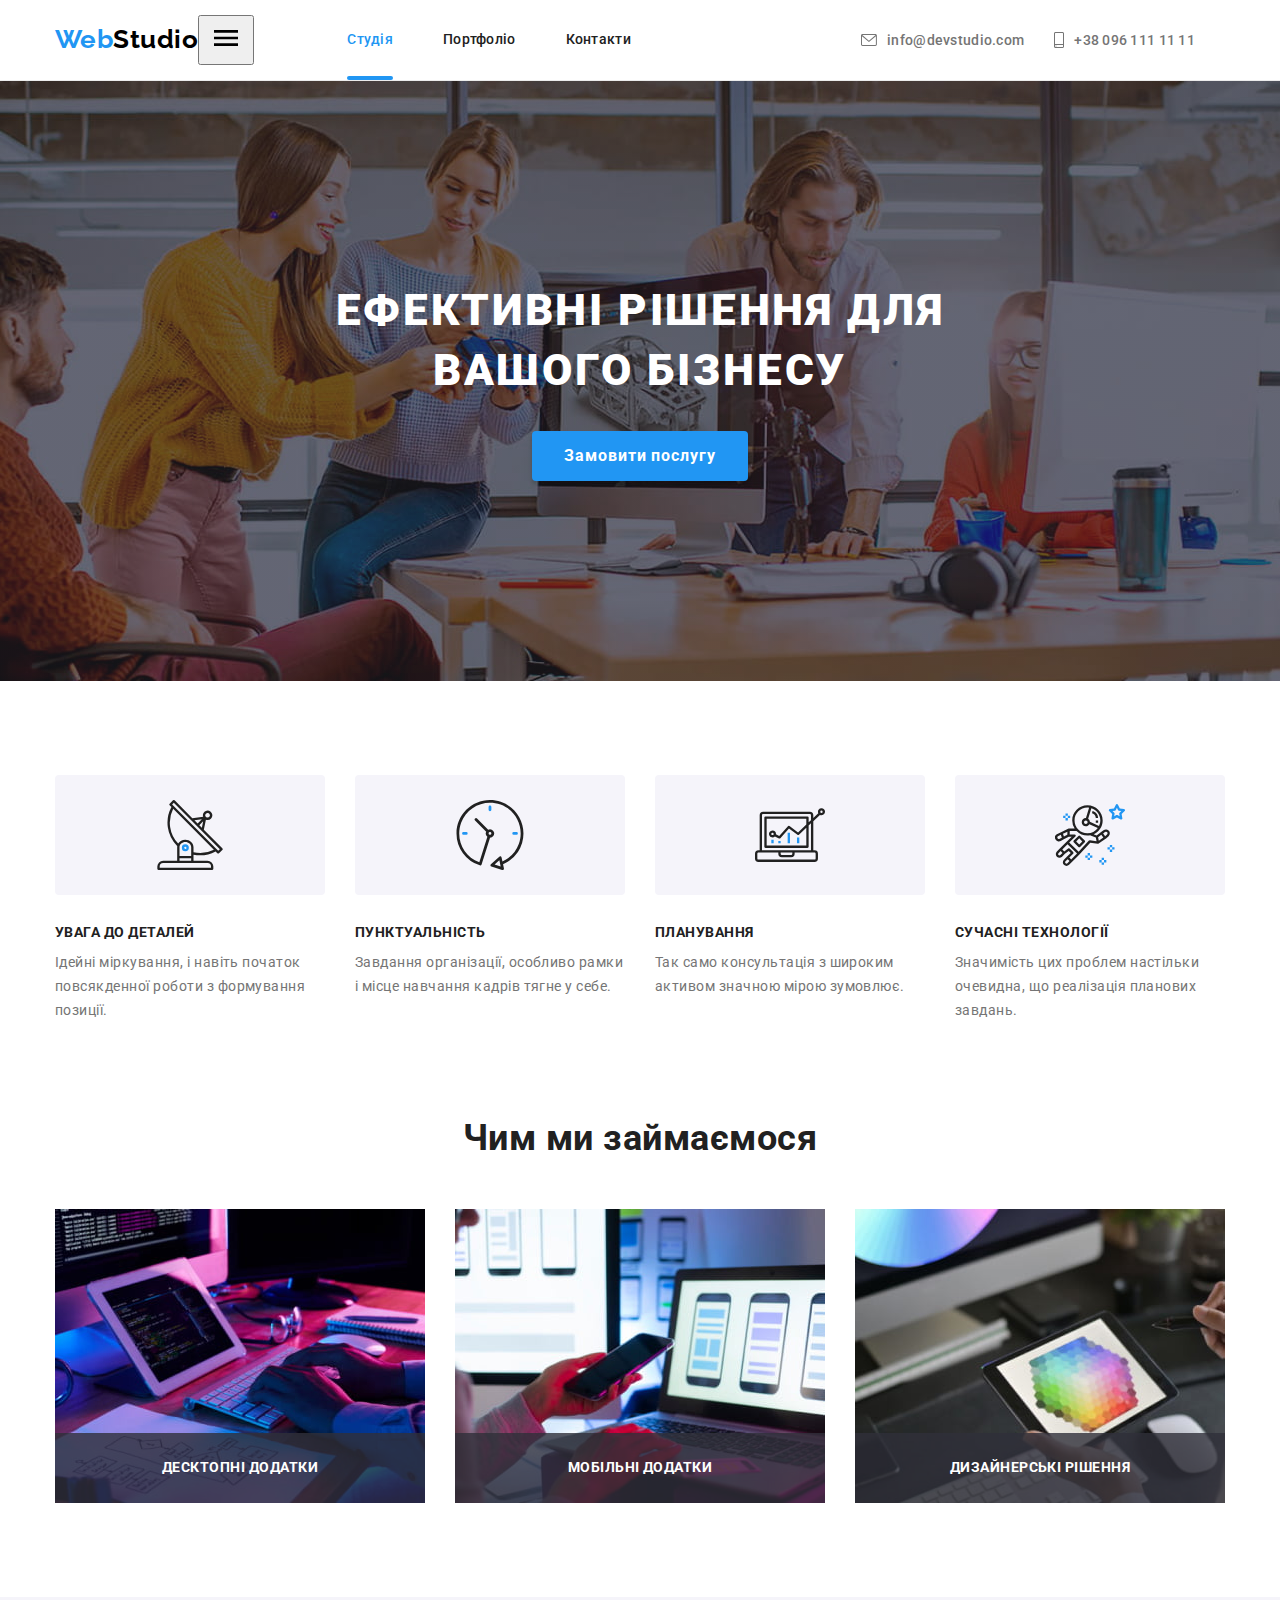
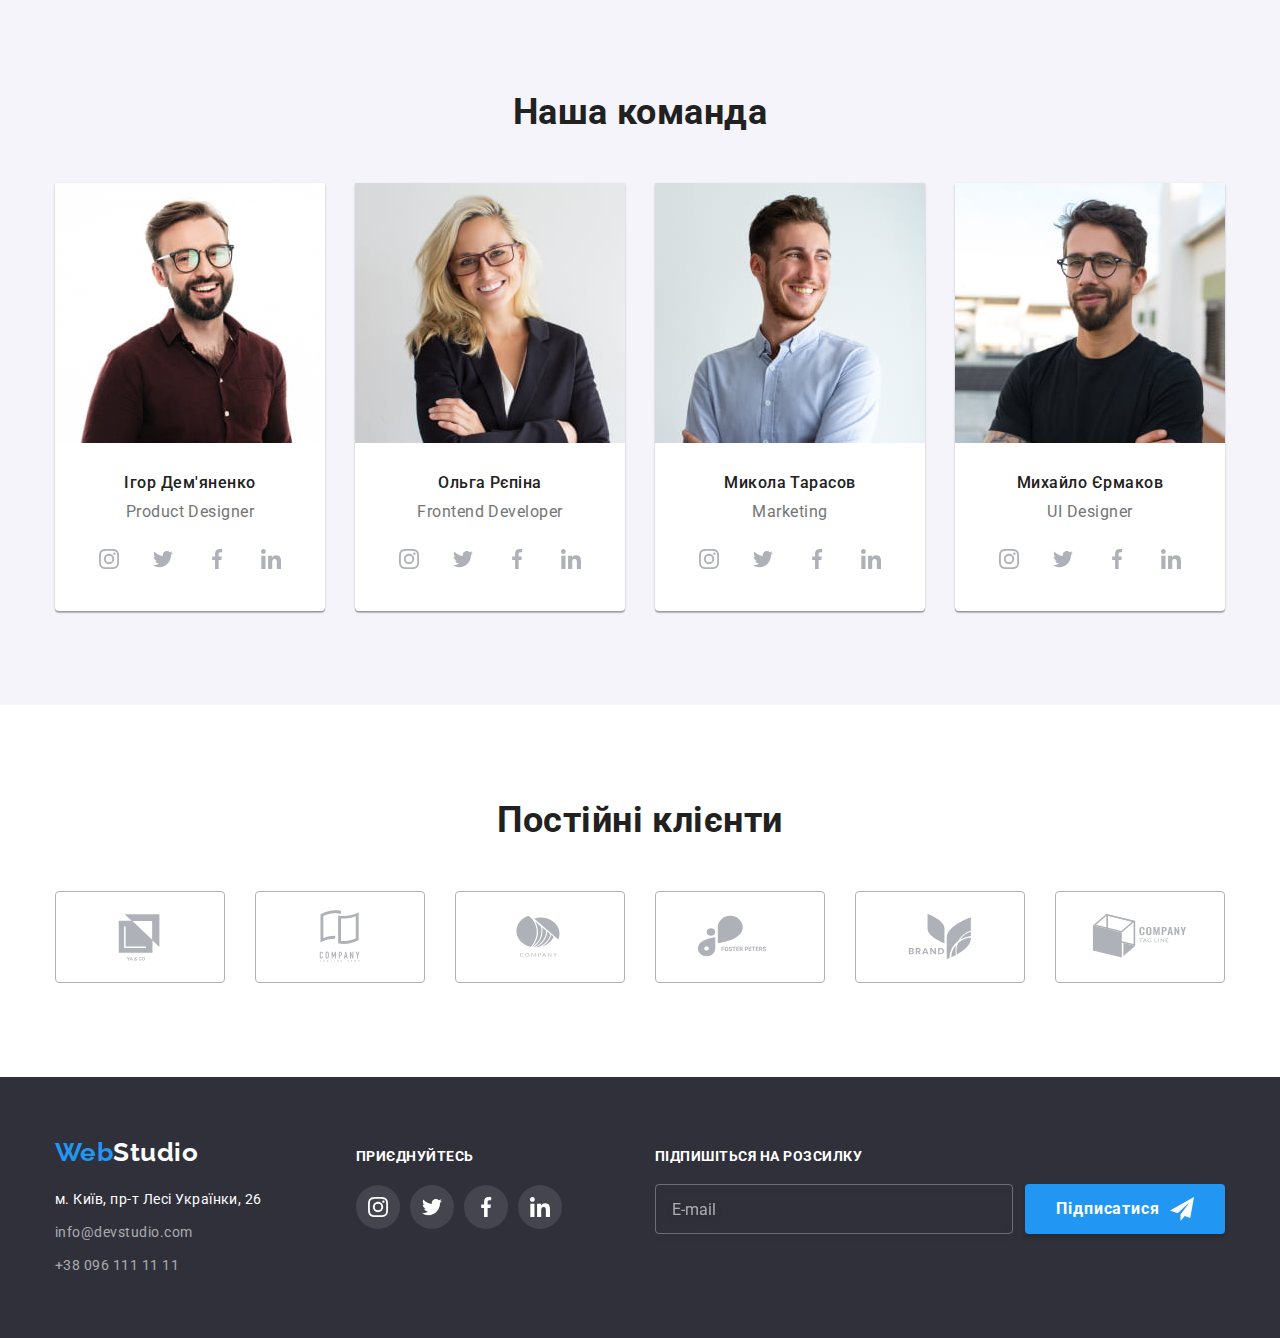
<file: index.html>
<!DOCTYPE html>
<html lang="uk">
  <head>
    <meta charset="UTF-8" />
    <meta http-equiv="X-UA-Compatible" content="IE=edge" />
    <meta name="viewport" content="width=device-width, initial-scale=1.0" />
    <title>Студія</title>
    <link
      href="https://fonts.googleapis.com/css2?family=Raleway:wght@700&family=Roboto:wght@400;500;700;900&display=swap"
      rel="stylesheet"
    />
    <link
      rel="stylesheet"
      href="https://cdnjs.cloudflare.com/ajax/libs/modern-normalize/1.1.0/modern-normalize.min.css"
    />
    <link rel="stylesheet" href="./css/main.min.css">
  </head>

  <body>
    <!-- Шапка -->

    <header>
      <div class="container header-container">
        <nav class="site-nav">
          <a class="logo header-logo" href="./index.html"> <span class="logo__part">Web</span>Studio</a>

          <button class="mobile-open js-open-menu" aria-expanded="false" aria-controls="mobile-menu" type="button">
            <svg width="40" height="40">
              <use href="./images/icons.svg#icon-menu"></use>
            </svg>
          </button>

          <ul class="site-nav__list">
            <li class="site-nav__item">
              <a class="site-nav__link site-nav__link--current" href="./index.html">Студія</a>
            </li>

            <li class="site-nav__item">
              <a class="site-nav__link" href="./portfolio.html">Портфоліо</a>
            </li>

            <li class="site-nav__item">
              <a class="site-nav__link" href="#">Контакти</a>
            </li>
          </ul>
        </nav>

        <ul class="contact-list">
          <li class="contact-list__item">
            <a class="contact-list__link" href="mailto:info@devstudio.com">
              <svg class="contact-list__icon" width="16" height="12">
                <use href="./images/icons.svg#icon-envelope"></use>
              </svg>
              info@devstudio.com
            </a>
          </li>

          <li class="contact-list__item">
            <a class="contact-list__link" href="tel:+380961111111">
              <svg class="contact-list__icon" width="10" height="16">
                <use href="./images/icons.svg#icon-smartphone"></use>
              </svg>
              +38 096 111 11 11
            </a>
          </li>
        </ul>
      </div>
    </header>

    <main>
      <!-- Герой -->
      <section class="hero-section section">
        <div class="container">
          <div class="hero-container">
            <h1 class="hero-section__title">Ефективні рішення для вашого бізнесу</h1>
            <button class="hero-section__button button" type="button" data-modal-open>Замовити послугу</button>
          </div>
        </div>
      </section>

      <!-- Особливості -->

      <section class="section">
        <div class="container">
          <h2 class="visually-hidden">Особливості</h2>

          <ul class="features-list">
            <li class="features-list__item">
              <div class="features-list__icon">
                <svg width="70" height="70">
                  <use href="./images/icons.svg#icon-antenna"></use>
                </svg>
              </div>
              <h3 class="features-list__title">УВАГА ДО ДЕТАЛЕЙ</h3>
              <p class="features-list__text">
                Ідейні міркування, і навіть початок повсякденної роботи з формування позиції.
              </p>
            </li>

            <li class="features-list__item">
              <div class="features-list__icon">
                <svg width="70" height="70">
                  <use href="./images/icons.svg#icon-clock"></use>
                </svg>
              </div>
              <h3 class="features-list__title">ПУНКТУАЛЬНІСТЬ</h3>
              <p class="features-list__text">
                Завдання організації, особливо рамки і місце навчання кадрів тягне у себе.
              </p>
            </li>

            <li class="features-list__item">
              <div class="features-list__icon">
                <svg width="70" height="70">
                  <use href="./images/icons.svg#icon-diagram"></use>
                </svg>
              </div>
              <h3 class="features-list__title">ПЛАНУВАННЯ</h3>
              <p class="features-list__text">Так само консультація з широким активом значною мірою зумовлює.</p>
            </li>

            <li class="features-list__item">
              <div class="features-list__icon">
                <svg width="70" height="70">
                  <use href="./images/icons.svg#icon-astronaut"></use>
                </svg>
              </div>
              <h3 class="features-list__title">СУЧАСНІ ТЕХНОЛОГІЇ</h3>
              <p class="features-list__text">
                Значимість цих проблем настільки очевидна, що реалізація планових завдань.
              </p>
            </li>
          </ul>
        </div>
      </section>

      <!-- Чим ми займаємось -->

      <section class="services">
        <div class="container">
          <h2 class="services__title">Чим ми займаємося</h2>
          <ul class="services__list">
            <li class="services__item">
              <img src="./images/keyboard.jpg" alt="робота на комп'ютері" width="370" />
              <div class="services__label">
                <p class="services__label-text">Десктопні додатки</p>
              </div>
            </li>

            <li class="services__item">
              <img src="./images/laptop.jpg" alt="робота з ноутбуком" width="370" />
              <div class="services__label">
                <p class="services__label-text">Мобільні додатки</p>
              </div>
            </li>

            <li class="services__item">
              <img src="./images/tablet.jpg" alt="робота на планшеті" width="370" />
              <div class="services__label">
                <p class="services__label-text">Дизайнерські рішення</p>
              </div>
            </li>
          </ul>
        </div>
      </section>

      <!-- Команда -->

      <section class="team section">
        <div class="container">
          <h2 class="team__title">Наша команда</h2>
          <ul class="team__list">
            <li class="team__item">
              <img src="./images/demianenko.jpg" alt="фото Ігора Дем'яненко" width="270" />
              <div class="team__member">
                <h3 class="team__name">Ігор Дем'яненко</h3>
                <p class="team__position" lang="en">Product Designer</p>

                <ul class="socials-list team-socials-list">
                  <li class="socials-list__item">
                    <a class="socials-list__link team-socials-list__link" href="#">
                      <svg width="20" height="20">
                        <use href="./images/icons.svg#icon-instagram"></use>
                      </svg>
                    </a>
                  </li>
                  <li class="socials-list__item">
                    <a class="socials-list__link team-socials-list__link" href="#">
                      <svg width="20" height="20">
                        <use href="./images/icons.svg#icon-twitter"></use>
                      </svg>
                    </a>
                  </li>
                  <li class="socials-list__item">
                    <a class="socials-list__link team-socials-list__link" href="#">
                      <svg width="20" height="20">
                        <use href="./images/icons.svg#icon-facebook"></use>
                      </svg>
                    </a>
                  </li>
                  <li class="socials-list__item">
                    <a class="socials-list__link team-socials-list__link" href="#">
                      <svg width="20" height="20">
                        <use href="./images/icons.svg#icon-linkedin"></use>
                      </svg>
                    </a>
                  </li>
                </ul>
              </div>
            </li>
            <li class="team__item">
              <img src="./images/repina.jpg" alt="фото Ольги Рєпіної" width="270" />
              <div class="team__member">
                <h3 class="team__name">Ольга Рєпіна</h3>
                <p class="team__position" lang="en">Frontend Developer</p>
                <ul class="socials-list team-socials-list">
                  <li class="socials-list__item">
                    <a class="socials-list__link team-socials-list__link" href="#">
                      <svg width="20" height="20">
                        <use href="./images/icons.svg#icon-instagram"></use>
                      </svg>
                    </a>
                  </li>
                  <li class="socials-list__item">
                    <a class="socials-list__link team-socials-list__link" href="#">
                      <svg width="20" height="20">
                        <use href="./images/icons.svg#icon-twitter"></use>
                      </svg>
                    </a>
                  </li>
                  <li class="socials-list__item">
                    <a class="socials-list__link team-socials-list__link" href="#">
                      <svg width="20" height="20">
                        <use href="./images/icons.svg#icon-facebook"></use>
                      </svg>
                    </a>
                  </li>
                  <li class="socials-list__item">
                    <a class="socials-list__link team-socials-list__link" href="#">
                      <svg width="20" height="20">
                        <use href="./images/icons.svg#icon-linkedin"></use>
                      </svg>
                    </a>
                  </li>
                </ul>
              </div>
            </li>
            <li class="team__item">
              <img src="./images/tarasov.jpg" alt="фото Миколи Тарасова" width="270" />
              <div class="team__member">
                <h3 class="team__name">Микола Тарасов</h3>
                <p class="team__position" lang="en">Marketing</p>
                <ul class="socials-list team-socials-list">
                  <li class="socials-list__item">
                    <a class="socials-list__link team-socials-list__link" href="#">
                      <svg width="20" height="20">
                        <use href="./images/icons.svg#icon-instagram"></use>
                      </svg>
                    </a>
                  </li>
                  <li class="socials-list__item">
                    <a class="socials-list__link team-socials-list__link" href="#">
                      <svg width="20" height="20">
                        <use href="./images/icons.svg#icon-twitter"></use>
                      </svg>
                    </a>
                  </li>
                  <li class="socials-list__item">
                    <a class="socials-list__link team-socials-list__link" href="#">
                      <svg width="20" height="20">
                        <use href="./images/icons.svg#icon-facebook"></use>
                      </svg>
                    </a>
                  </li>
                  <li class="socials-list__item">
                    <a class="socials-list__link team-socials-list__link" href="#">
                      <svg width="20" height="20">
                        <use href="./images/icons.svg#icon-linkedin"></use>
                      </svg>
                    </a>
                  </li>
                </ul>
              </div>
            </li>
            <li class="team__item">
              <img src="./images/iermakov.jpg" alt="фото Михайла Єрмакова" width="270" />
              <div class="team__member">
                <h3 class="team__name">Михайло Єрмаков</h3>
                <p class="team__position" lang="en">UI Designer</p>
                <ul class="socials-list team-socials-list">
                  <li class="socials-list__item">
                    <a class="socials-list__link team-socials-list__link" href="#">
                      <svg width="20" height="20">
                        <use href="./images/icons.svg#icon-instagram"></use>
                      </svg>
                    </a>
                  </li>
                  <li class="socials-list__item">
                    <a class="socials-list__link team-socials-list__link" href="#">
                      <svg width="20" height="20">
                        <use href="./images/icons.svg#icon-twitter"></use>
                      </svg>
                    </a>
                  </li>
                  <li class="socials-list__item">
                    <a class="socials-list__link team-socials-list__link" href="#">
                      <svg width="20" height="20">
                        <use href="./images/icons.svg#icon-facebook"></use>
                      </svg>
                    </a>
                  </li>
                  <li class="socials-list__item">
                    <a class="socials-list__link team-socials-list__link" href="#">
                      <svg width="20" height="20">
                        <use href="./images/icons.svg#icon-linkedin"></use>
                      </svg>
                    </a>
                  </li>
                </ul>
              </div>
            </li>
          </ul>
        </div>
      </section>

      <!-- Постійні клієнти -->

      <section class="clients">
        <div class="container">
          <h2 class="clients__title">Постійні клієнти</h2>
          <ul class="clients__list">
            <li class="clients__item">
              <a class="clients__link" href="#">
                <svg width="106" height="60">
                  <use href="./images/icons.svg#icon-yaco"></use>
                </svg>
              </a>
            </li>
            <li class="clients__item">
              <a class="clients__link" href="#">
                <svg width="106" height="60">
                  <use href="./images/icons.svg#icon-companyh"></use>
                </svg>
              </a>
            </li>
            <li class="clients__item">
              <a class="clients__link" href="#">
                <svg width="106" height="60">
                  <use href="./images/icons.svg#icon-company"></use>
                </svg>
              </a>
            </li>
            <li class="clients__item">
              <a class="clients__link" href="#">
                <svg width="106" height="60">
                  <use href="./images/icons.svg#icon-fosterpeters"></use>
                </svg>
              </a>
            </li>
            <li class="clients__item">
              <a class="clients__link" href="#">
                <svg width="106" height="60">
                  <use href="./images/icons.svg#icon-brand"></use>
                </svg>
              </a>
            </li>
            <li class="clients__item">
              <a class="clients__link" href="#">
                <svg width="106" height="60">
                  <use href="./images/icons.svg#icon-tagline"></use>
                </svg>
              </a>
            </li>
          </ul>
        </div>
      </section>
    </main>

<!-- Підвал -->

    <footer class="footer">
      <div class="container footer-container">
        <div>
          <a href="./index.html" class="logo footer-logo"> <span class="logo__part">Web</span>Studio</a>

          <address>
            <ul class="address-list">
              <li>
                <a
                  class="address-list__link"
                  href="https://goo.gl/maps/CPtrU1FHBa2aNyZL9"
                  target="_blank"
                  rel="noopener noreferrer nofollow"
                  >м. Київ, пр-т Лесі Українки, 26</a
                >
              </li>
              <li>
                <a class="address-list__item" href="mailto:info@devstudio.com">info@devstudio.com</a>
              </li>
              <li>
                <a class="address-list__item" href="tel:+380961111111">+38 096 111 11 11</a>
              </li>
            </ul>
          </address>
        </div>

<!-- Приєднуйтесь -->

        <div class="join">
          <h3 class="join__title">Приєднуйтесь</h3>
          <ul class="socials-list join-list">
            <li class="join-list__item socials-list__item">
              <a class="join-list__link socials-list__link" href="#">
                <svg width="20" height="20">
                  <use href="./images/icons.svg#icon-instagram"></use>
                </svg>
              </a>
            </li>
            <li class="join-list__item socials-list__item">
              <a class="join-list__link socials-list__link" href="#">
                <svg width="20" height="20">
                  <use href="./images/icons.svg#icon-twitter"></use>
                </svg>
              </a>
            </li>
            <li class="join-list__item socials-list__item">
              <a class="join-list__link socials-list__link" href="#">
                <svg width="20" height="20">
                  <use href="./images/icons.svg#icon-facebook"></use>
                </svg>
              </a>
            </li>
            <li class="join-list__item socials-list__item">
              <a class="join-list__link socials-list__link" href="#">
                <svg width="20" height="20">
                  <use href="./images/icons.svg#icon-linkedin"></use>
                </svg>
              </a>
            </li>
          </ul>
        </div>

<!-- Підпишіться -->

        <div class="subscribe">
          <h3 class="subscribe__title">Підпишіться на розсилку</h3>
          <form class="subscribe-form">
            <input class="subscribe-form__input" type="email" name="user-email" placeholder="E-mail" />
            <button class="button subscribe-btn" type="submit">
              Підписатися
              <svg class="subscribe-btn__icon" width="24" height="24">
                <use href="./images/icons.svg#icon-send"></use>
              </svg>
            </button>
          </form>
        </div>
      </div>
    </footer>

<!-- Мобільне меню -->

    <div class="mobile-menu js-menu-container" id="mobile-menu">
      <div class="container">

        <button class="mobile-menu__close js-close-menu" type="button">
          <svg width="40" height="40">
            <use href="./images/icons.svg#icon-menu-close"></use>
          </svg>
        </button>

        <ul class="mobile-menu__list">
          <li class="mobile-menu__item">
            <a class="mobile-menu__link" href="./index.html">Студія</a>
          </li>

          <li class="mobile-menu__item">
            <a class="mobile-menu__link" href="./portfolio.html">Портфоліо</a>
          </li>

          <li class="mobile-menu__item">
            <a class="mobile-menu__link" href="#">Контакти</a>
          </li>
        </ul>
        <ul class="mobile-contact-list">
          <li class="mobile-contact-list__item">
            <a class="mobile-contact-list__link" href="tel:+380961111111">+38 096 111 11 11</a>
          </li>
          <li class="mobile-contact-list__item">
            <a class="mobile-contact-list__link" href="mailto:info@devstudio.com">info@devstudio.com</a>
          </li>
        </ul>
        <ul class="mobile-socials">
          <li class="mobile-socials__item">
            <a class="mobile-socials__link" href="">Instagram</a>
          </li>
          <li class="mobile-socials__item">
            <a class="mobile-socials__link" href="">Twitter</a>
          </li>
          <li class="mobile-socials__item">
            <a class="mobile-socials__link" href="">Facebook</a>
          </li>
          <li class="mobile-socials__item">
            <a class="mobile-socials__link" href="">LinkedIn</a>
          </li>
        </ul>
      </div>
    </div>

<!-- Модалка -->

    <div class="backdrop is-hidden" data-modal>
      <div class="modal">
        <button class="close-btn" type="button" data-modal-close>
          <svg width="18" height="18">
            <use href="./images/icons.svg#icon-close-black"></use>
          </svg>
        </button>
        

        <form class="form" name="contact-form" autocomplete="on">
          <h2 class="form__title">Залиште свої дані, ми вам передзвонимо</h2>
          <label class="form__label" for="user-name">Ім'я</label>
          <div class="form__field">
            <input class="form__input" id="user-name" type="text" name="user-name"/>
            <svg class="form__icon" width="18" height="18">
              <use href="./images/icons.svg#icon-user"></use>
            </svg>
          </div>

          <label class="form__label" for="user-tel">Телефон</label>
          <div class="form__field">
            <input class="form__input" id="user-tel" type="tel" name="user-tel" />
            <svg class="form__icon" width="18" height="18">
              <use href="./images/icons.svg#icon-phone"></use>
            </svg>
          </div>

          <label class="form__label" for="user-email">Пошта</label>
          <div class="form__field">
            <input class="form__input" id="user-email" type="email" name="user-email" />
            <svg class="form__icon" width="18" height="18">
              <use href="./images/icons.svg#icon-mail"></use>
            </svg>
          </div>

          <label class="form__label" for="user-comment">Коментар</label>
          <textarea
            class="form__textarea"
            name="user-comment"
            id="user-comment"
            placeholder="Введіть текст"
          ></textarea>

          <div class="checkbox">
            <label class="checkbox__label" for="terms-checkbox">
              <input
                class="checkbox__input"
                type="checkbox"
                name="terms-checkbox"
                id="terms-checkbox"
              />
              <svg class="checkbox__icon" width="16" height="15">
                <use href="./images/icons.svg#icon-check"></use>
              </svg>
              Погоджуюся з розсилкою та приймаю <a class="checkbox__link" href="#">Умови договору</a></label
            >
          </div>

          <button class="button form__button" type="submit">Відправити</button>
        </form>
      </div>
    </div>
    
    <script src="./js/mobile-menu.js"></script>
    <script src="./js/modal.js"></script>
  </body>
</html>
</file>
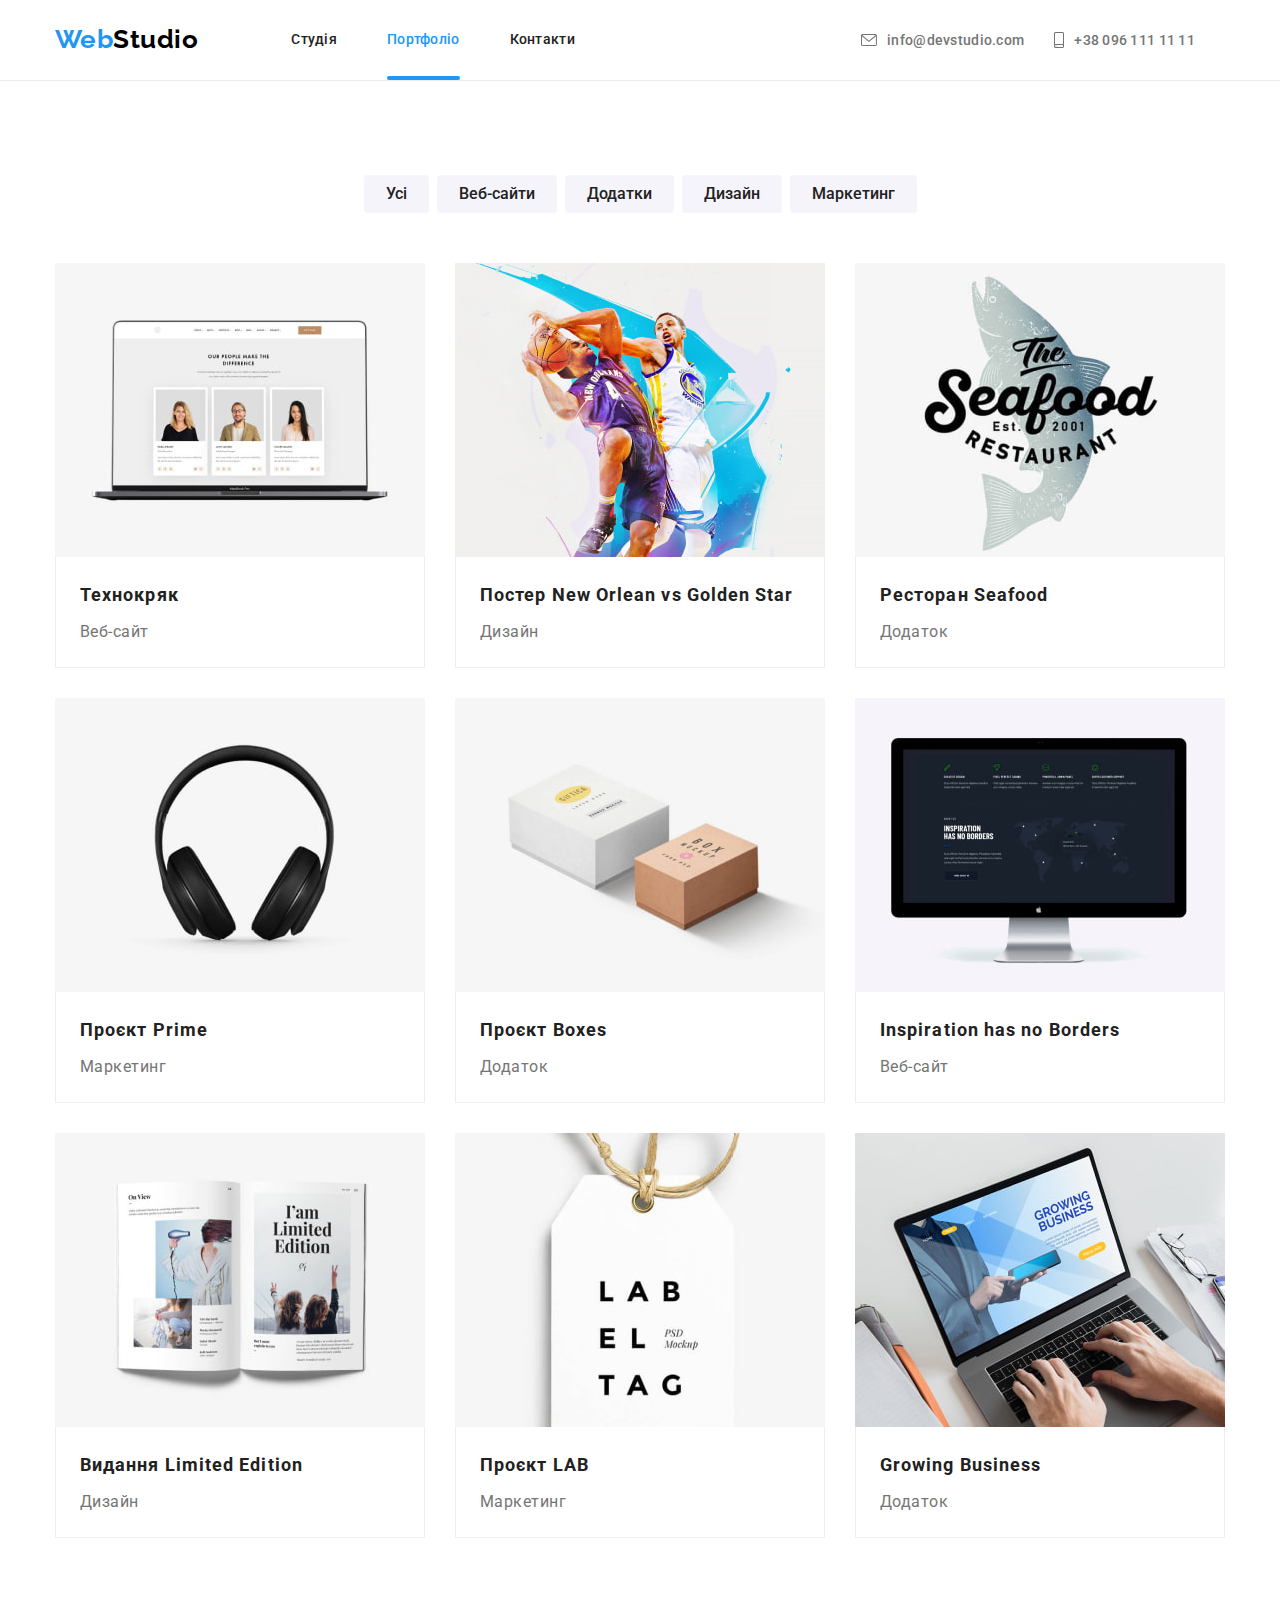
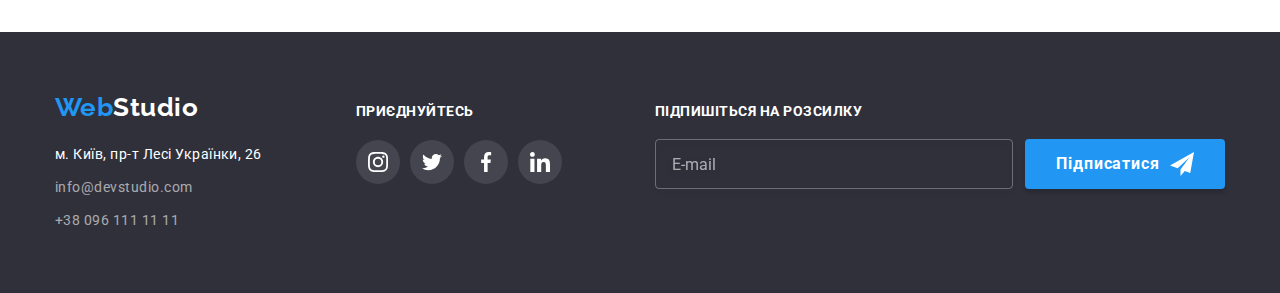
<file: portfolio.html>
<!DOCTYPE html>
<html lang="uk">
  <head>
    <meta charset="UTF-8" />
    <meta http-equiv="X-UA-Compatible" content="IE=edge" />
    <meta name="viewport" content="width=device-width, initial-scale=1.0" />
    <title>Портфоліо</title>
    <link
      href="https://fonts.googleapis.com/css2?family=Raleway:wght@700&family=Roboto:wght@400;500;700;900&display=swap"
      rel="stylesheet"
    />
    <link
      rel="stylesheet"
      href="https://cdnjs.cloudflare.com/ajax/libs/modern-normalize/1.1.0/modern-normalize.min.css"
    />
    <link rel="stylesheet" href="./css/main.min.css">
  </head>

  <body>
<!-- Шапка -->
    <header>
      <div class="container">
        <div class="header-container">
          <nav class="site-nav">
            <a class="logo" href="./index.html"> <span class="logo__part">Web</span>Studio</a>

            <ul class="site-nav__list">
              <li class="site-nav__item">
                <a class="site-nav__link" href="./index.html">Студія</a>
              </li>

              <li class="site-nav__item">
                <a class="site-nav__link site-nav__link--current" href="./portfolio.html">Портфоліо</a>
              </li>

              <li class="site-nav__item">
                <a class="site-nav__link" href="#">Контакти</a>
              </li>
            </ul>
          </nav>

          <ul class="contact-list">
            <li class="contact-list__item">
              <a class="contact-list__link" href="mailto:info@devstudio.com">
                <svg class="contact-list__icon" width="16" height="12">
                  <use href="./images/icons.svg#icon-envelope"></use>
                </svg>
                info@devstudio.com
              </a>
            </li>

            <li class="contact-list__item">
              <a class="contact-list__link" href="tel:+380961111111">
                <svg class="contact-list__icon" width="10" height="16">
                  <use href="./images/icons.svg#icon-smartphone"></use>
                </svg>
                +38 096 111 11 11
              </a>
            </li>
          </ul>
        </div>
      </div>
    </header>

    <main>
<!-- Портфоліо -->

      <section class="portfolio">
        <div class="container">
          <div class="filters">
            <h1 class="visually-hidden">Проєкти</h1>

          <ul class="filters__list">
            <li class="filters__item">
              <button class="filters__button" type="button">Усі</button>
            </li>
            <li class="filters__item">
              <button class="filters__button" type="button">Веб-сайти</button>
            </li>
            <li class="filters__item">
              <button class="filters__button" type="button">Додатки</button>
            </li>
            <li class="filters__item">
              <button class="filters__button" type="button">Дизайн</button>
            </li>
            <li class="filters__item">
              <button class="filters__button" type="button">Маркетинг</button>
            </li>
          </ul>
          </div>
          
     <!-- Картки -->
          <div class="projects">
            <ul class="projects__list">
              <li class="projects__item">
                <a class="projects__link" href="#">
                  <div class="projects__thumb">
                    <img src="./images/project1.jpg" alt="сайт відкритий на ноутбуці" width="370" />
                    <div class="projects__overlay">
                      <p class="projects__text">
                        Ресурс пропонує комплексні пропозиції з різним рівнем функціоналу та сервісів.
                        Все це дозволить відвідувачу отримати вичерпні відомості про компанію чи
                        приватну особу.
                      </p>
                    </div>
                  </div>
                  <div class="projects__border">
                    <h2 class="projects__title">Технокряк</h2>
                    <p class="projects__name">Веб-сайт</p>
                  </div>
                </a>
              </li>

              <li class="projects__item">
                <a class="projects__link" href="#">
                  <div class="projects__thumb">
                    <img src="./images/project2.jpg" alt="баскетбольний постер" width="370" />
                    <div class="projects__overlay">
                      <p class="projects__text">
                        Ресурс пропонує комплексні пропозиції з різним рівнем функціоналу та сервісів.
                        Все це дозволить відвідувачу отримати вичерпні відомості про компанію чи
                        приватну особу.
                      </p>
                    </div>
                  </div>

                  <div class="projects__border">
                    <h2 class="projects__title">Постер <span lang="en">New Orlean vs Golden Star</span></h2>
                    <p class="projects__name">Дизайн</p>
                  </div>
                </a>
              </li>

              <li class="projects__item">
                <a class="projects__link" href="#">
                  <div class="projects__thumb">
                    <img src="./images/project3.jpg" alt="логотип ресторану" width="370" />
                    <div class="projects__overlay">
                      <p class="projects__text">
                        Ресурс пропонує комплексні пропозиції з різним рівнем функціоналу та сервісів.
                        Все це дозволить відвідувачу отримати вичерпні відомості про компанію чи
                        приватну особу.
                      </p>
                    </div>
                  </div>
                  <div class="projects__border">
                    <h2 class="projects__title">Ресторан <span lang="en">Seafood</span></h2>
                    <p class="projects__name">Додаток</p>
                  </div>
                </a>
              </li>

              <li class="projects__item">
                <a class="projects__link" href="#">
                  <div class="projects__thumb">
                    <img src="./images/project4.jpg" alt="навушники" width="370" />
                    <div class="projects__overlay">
                      <p class="projects__text">
                        Ресурс пропонує комплексні пропозиції з різним рівнем функціоналу та сервісів.
                        Все це дозволить відвідувачу отримати вичерпні відомості про компанію чи
                        приватну особу.
                      </p>
                    </div>
                  </div>
                  <div class="projects__border">
                    <h2 class="projects__title">Проєкт <span lang="en">Prime</span></h2>
                    <p class="projects__name">Маркетинг</p>
                  </div>
                </a>
              </li>

              <li class="projects__item">
                <a class="projects__link" href="#">
                  <div class="projects__thumb">
                    <img src="./images/project5.jpg" alt="коробочки" width="370" />
                    <div class="projects__overlay">
                      <p class="projects__text">
                        Ресурс пропонує комплексні пропозиції з різним рівнем функціоналу та сервісів.
                        Все це дозволить відвідувачу отримати вичерпні відомості про компанію чи
                        приватну особу.
                      </p>
                    </div>
                  </div>
                  <div class="projects__border">
                    <h2 class="projects__title">Проєкт <span lang="en">Boxes</span></h2>
                    <p class="projects__name">Додаток</p>
                  </div>
                </a>
              </li>

              <li class="projects__item">
                <a class="projects__link" href="#">
                  <div class="projects__thumb">
                    <img src="./images/project6.jpg" alt="монітор" width="370" />
                    <div class="projects__overlay">
                      <p class="projects__text">
                        Ресурс пропонує комплексні пропозиції з різним рівнем функціоналу та сервісів.
                        Все це дозволить відвідувачу отримати вичерпні відомості про компанію чи
                        приватну особу.
                      </p>
                    </div>
                  </div>
                  <div class="projects__border">
                    <h2 class="projects__title" lang="en">Inspiration has no Borders</h2>
                    <p class="projects__name">Веб-сайт</p>
                  </div>
                </a>
              </li>

              <li class="projects__item">
                <a class="projects__link" href="#">
                  <div class="projects__thumb">
                    <img src="./images/project7.jpg" alt="журнал" width="370" />
                    <div class="projects__overlay">
                      <p class="projects__text">
                        Ресурс пропонує комплексні пропозиції з різним рівнем функціоналу та сервісів.
                        Все це дозволить відвідувачу отримати вичерпні відомості про компанію чи
                        приватну особу.
                      </p>
                    </div>
                  </div>
                  <div class="projects__border">
                    <h2 class="projects__title">Видання <span lang="en">Limited Edition</span></h2>
                    <p class="projects__name">Дизайн</p>
                  </div>
                </a>
              </li>

              <li class="projects__item">
                <a class="projects__link" href="#">
                  <div class="projects__thumb">
                    <img src="./images/project8.jpg" alt="бирка" width="370" />
                    <div class="projects__overlay">
                      <p class="projects__text">
                        Ресурс пропонує комплексні пропозиції з різним рівнем функціоналу та сервісів.
                        Все це дозволить відвідувачу отримати вичерпні відомості про компанію чи
                        приватну особу.
                      </p>
                    </div>
                  </div>
                  <div class="projects__border">
                    <h2 class="projects__title">Проєкт <span lang="en">LAB</span></h2>
                    <p class="projects__name">Маркетинг</p>
                  </div>
                </a>
              </li>

              <li class="projects__item">
                <a class="projects__link" href="#">
                  <div class="projects__thumb">
                    <img src="./images/project9.jpg" alt="руки на клавіатурі ноутбука" width="370" />
                    <div class="projects__overlay">
                      <p class="projects__text">
                        Ресурс пропонує комплексні пропозиції з різним рівнем функціоналу та сервісів.
                        Все це дозволить відвідувачу отримати вичерпні відомості про компанію чи
                        приватну особу.
                      </p>
                    </div>
                  </div>
                  <div class="projects__border">
                    <h2 class="projects__title" lang="en">Growing Business</h2>
                    <p class="projects__name">Додаток</p>
                  </div>
                </a>
              </li>
            </ul>
          </div>
          
        </div>
      </section>
    </main>

<!-- Підвал -->
    <footer class="footer">
      <div class="container footer-container">
        <div>
          <a href="./index.html" class="logo footer-logo"> <span class="logo__part">Web</span>Studio</a>

          <address>
            <ul class="address-list">
              <li>
                <a
                  class="address-list__link"
                  href="https://goo.gl/maps/CPtrU1FHBa2aNyZL9"
                  target="_blank"
                  rel="noopener noreferrer nofollow"
                  >м. Київ, пр-т Лесі Українки, 26</a
                >
              </li>
              <li>
                <a class="address-list__item" href="mailto:info@devstudio.com">info@devstudio.com</a>
              </li>
              <li>
                <a class="address-list__item" href="tel:+380961111111">+38 096 111 11 11</a>
              </li>
            </ul>
          </address>
        </div>

<!-- Приєднуйтесь -->

        <div class="join">
          <h3 class="join__title">Приєднуйтесь</h3>
          <ul class="socials-list join-list">
            <li class="join-list__item socials-list__item">
              <a class="join-list__link socials-list__link" href="#">
                <svg width="20" height="20">
                  <use href="./images/icons.svg#icon-instagram"></use>
                </svg>
              </a>
            </li>
            <li class="join-list__item socials-list__item">
              <a class="join-list__link socials-list__link" href="#">
                <svg width="20" height="20">
                  <use href="./images/icons.svg#icon-twitter"></use>
                </svg>
              </a>
            </li>
            <li class="join-list__item socials-list__item">
              <a class="join-list__link socials-list__link" href="#">
                <svg width="20" height="20">
                  <use href="./images/icons.svg#icon-facebook"></use>
                </svg>
              </a>
            </li>
            <li class="join-list__item socials-list__item">
              <a class="join-list__link socials-list__link" href="#">
                <svg width="20" height="20">
                  <use href="./images/icons.svg#icon-linkedin"></use>
                </svg>
              </a>
            </li>
          </ul>
        </div>

<!-- Підпишіться -->

        <div class="subscribe">
          <h3 class="subscribe__title">Підпишіться на розсилку</h3>
          <form class="subscribe-form">
            <input class="subscribe-form__input" type="email" name="user-email" placeholder="E-mail" />
            <button class="button subscribe-btn" type="submit">
              Підписатися
              <svg class="subscribe-btn__icon" width="24" height="24">
                <use href="./images/icons.svg#icon-send"></use>
              </svg>
            </button>
          </form>
        </div>
      </div>
    </footer>
  </body>
</html>
</file>
<file: css/main.min.css>
:root{--primary-text-color: #212121;--secondary-text-color: #757575;--accent-color: #2196f3;--secondary-accent-color: #188CE8;--white-color: #ffffff;--footer-bcg-color: #2f303a;--secondary-bcg-color: #f5f4fa;--logo-black-color: #000000;--footer-link-color: rgba(255, 255, 255, 0.6);--stroke-color: #ececec;--cards-stroke-color: #eeeeee;--icon-link-color: #afb1b8;--footer-icon-bg-color: rgba(255, 255, 255, 0.1);--modal-border-color: rgba(33, 33, 33, 0.2)}body{margin-left:auto;margin-right:auto;background-color:var(--white-color);color:var(--primary-text-color);font-family:"Roboto",sans-serif;letter-spacing:.03em}img{display:block;max-width:100%;height:auto}.section{padding-top:94px;padding-bottom:94px}.container{margin-left:auto;margin-right:auto;width:1200px;padding-left:15px;padding-right:15px}.visually-hidden{position:absolute;white-space:nowrap;width:1px;height:1px;overflow:hidden;border:0;padding:0;clip:rect(0 0 0 0);-webkit-clip-path:inset(50%);clip-path:inset(50%);margin:-1px}.portfolio{padding-top:94px;padding-bottom:94px}ul{list-style:none;padding:0;margin:0}a{text-decoration:none}p{color:var(--secondary-text-color)}header{border-bottom:1px solid var(--stroke-color)}.header-container{display:-webkit-box;display:-ms-flexbox;display:flex;-webkit-box-align:center;-ms-flex-align:center;align-items:center}.site-nav{display:-webkit-box;display:-ms-flexbox;display:flex;-webkit-box-align:center;-ms-flex-align:center;align-items:center}.site-nav__list{display:-webkit-box;display:-ms-flexbox;display:flex;margin-left:93px}.site-nav__item:not(:last-child){margin-right:50px}.site-nav__link{display:block;padding-top:32px;padding-bottom:32px;color:var(--primary-text-color);font-weight:500;font-size:14px;line-height:1.14;letter-spacing:.02em;-webkit-transition:color 250ms cubic-bezier(0.4, 0, 0.2, 1);transition:color 250ms cubic-bezier(0.4, 0, 0.2, 1)}.site-nav__link:hover,.site-nav__link:focus{color:var(--accent-color)}.site-nav__link--current{position:relative;color:var(--accent-color)}.site-nav__link--current::after{content:"";position:absolute;left:0;bottom:0;display:block;width:100%;height:4px;background-color:var(--accent-color);border-radius:2px}.logo{color:var(--logo-black-color);font-family:"Raleway";font-weight:700;font-size:26px;line-height:1.2}.logo__part{color:var(--accent-color)}.header-logo{padding-top:24px;padding-bottom:24px}.footer-logo{display:inline-block;margin-bottom:20px;color:var(--white-color)}.contact-list{display:-webkit-box;display:-ms-flexbox;display:flex;-webkit-box-align:center;-ms-flex-align:center;align-items:center;margin-left:auto}.contact-list__item{margin-right:30px}.contact-list__link{display:-webkit-box;display:-ms-flexbox;display:flex;-webkit-box-align:center;-ms-flex-align:center;align-items:center;padding-top:32px;padding-bottom:32px;color:var(--secondary-text-color);font-weight:500;font-size:14px;line-height:1,14;letter-spacing:.02em;-webkit-transition:color 250ms cubic-bezier(0.4, 0, 0.2, 1);transition:color 250ms cubic-bezier(0.4, 0, 0.2, 1)}.contact-list__link:hover,.contact-list__link:focus{color:var(--accent-color)}.contact-list__icon{margin-right:10px;fill:currentColor}.hero-section{max-width:1600px;min-height:600px;padding-top:200px;padding-bottom:200px;margin:0 auto;background-color:var(--secondary-bcg-color);background:-webkit-gradient(linear, left top, left bottom, from(rgba(47, 48, 58, 0.4)), to(rgba(47, 48, 58, 0.4))),url(../images/bcgimage.jpg);background:linear-gradient(rgba(47, 48, 58, 0.4), rgba(47, 48, 58, 0.4)),url(../images/bcgimage.jpg);background-repeat:no-repeat;background-position:center;background-size:cover;text-align:center}.hero-section__title{display:-webkit-box;display:-ms-flexbox;display:flex;-ms-flex-item-align:center;align-self:center;text-align:center;max-width:696px;margin-top:0;margin-bottom:0;color:var(--white-color);font-weight:900;font-size:44px;line-height:1.36;letter-spacing:.06em;text-transform:uppercase}.hero-section__button{padding:10px 32px;min-width:216px}.hero-container{display:-webkit-box;display:-ms-flexbox;display:flex;-webkit-box-orient:vertical;-webkit-box-direction:normal;-ms-flex-direction:column;flex-direction:column;-webkit-box-pack:center;-ms-flex-pack:center;justify-content:center;gap:30px}.button{display:-webkit-box;display:-ms-flexbox;display:flex;display:block;-ms-flex-item-align:center;align-self:center;text-align:center;cursor:pointer;background-color:var(--accent-color);color:var(--white-color);font-family:inherit;font-weight:700;font-size:16px;line-height:1.875;letter-spacing:.06em;border:none;border-radius:4px;-webkit-box-shadow:0px 4px 4px rgba(0,0,0,.15);box-shadow:0px 4px 4px rgba(0,0,0,.15);-webkit-transition:color 250ms cubic-bezier(0.4, 0, 0.2, 1),background-color 250ms cubic-bezier(0.4, 0, 0.2, 1);transition:color 250ms cubic-bezier(0.4, 0, 0.2, 1),background-color 250ms cubic-bezier(0.4, 0, 0.2, 1)}.button:hover,.button:focus{background-color:var(--secondary-accent-color);color:var(--white-color);-webkit-box-shadow:0px 4px 4px rgba(0,0,0,.15);box-shadow:0px 4px 4px rgba(0,0,0,.15)}.features-list{display:-webkit-box;display:-ms-flexbox;display:flex}.features-list__icon{display:-webkit-box;display:-ms-flexbox;display:flex;-webkit-box-pack:center;-ms-flex-pack:center;justify-content:center;-webkit-box-align:center;-ms-flex-align:center;align-items:center;margin-bottom:30px;width:270px;height:120px;background:var(--secondary-bcg-color);border-radius:4px}.features-list__item{width:270px}.features-list__item:not(:last-child){margin-right:30px}.features-list__title{margin-top:0;margin-bottom:10px;font-weight:700;font-size:14px;line-height:1.14;text-transform:uppercase}.features-list__text{margin-top:0;margin-bottom:0;font-size:14px;line-height:1.71}.services{padding-top:0;padding-bottom:94px}.services__title{text-align:center;margin-top:0;margin-bottom:50px;font-weight:700;font-size:36px;line-height:1.17}.services__list{display:-webkit-box;display:-ms-flexbox;display:flex;-webkit-box-pack:center;-ms-flex-pack:center;justify-content:center}.services__item{position:relative}.services__item:not(:last-child){margin-right:30px}.services__label{position:absolute;bottom:0;left:0;display:-webkit-box;display:-ms-flexbox;display:flex;-webkit-box-pack:center;-ms-flex-pack:center;justify-content:center;-webkit-box-align:center;-ms-flex-align:center;align-items:center;width:100%;height:70px;background:rgba(47,48,58,.8)}.services__label-text{font-weight:700;font-size:14px;line-height:1.14;text-align:center;text-transform:uppercase;color:var(--white-color)}.team{background-color:var(--secondary-bcg-color)}.team__title{text-align:center;margin-top:0;margin-bottom:50px;font-weight:700;font-size:36px;line-height:1.17}.team__list{display:-webkit-box;display:-ms-flexbox;display:flex;-webkit-box-pack:center;-ms-flex-pack:center;justify-content:center}.team__item{background-color:var(--white-color);-webkit-box-shadow:0px 1px 3px rgba(0,0,0,.12),0px 1px 1px rgba(0,0,0,.14),0px 2px 1px rgba(0,0,0,.2);box-shadow:0px 1px 3px rgba(0,0,0,.12),0px 1px 1px rgba(0,0,0,.14),0px 2px 1px rgba(0,0,0,.2);border-radius:0px 0px 4px 4px}.team__item:not(:last-child){margin-right:30px}.team__member{padding-top:30px;padding-bottom:30px}.team__name{text-align:center;margin-top:0;margin-bottom:10px;font-weight:500;font-size:16px;line-height:1.19}.team__position{text-align:center;margin-top:0;margin-bottom:16px;font-size:16px;line-height:1.19}.team-socials-list{padding-right:32px;padding-left:32px}.team-socials-list__link{fill:var(--icon-link-color)}.socials-list{display:-webkit-box;display:-ms-flexbox;display:flex;-webkit-box-align:center;-ms-flex-align:center;align-items:center;gap:10px;width:100%;height:100%}.socials-list__item{width:44px;height:44px;border-radius:50%}.socials-list__item:hover,.socials-list__item:focus{background-color:var(--accent-color);fill:var(--white-color)}.socials-list__link{display:-webkit-box;display:-ms-flexbox;display:flex;-webkit-box-align:center;-ms-flex-align:center;align-items:center;-webkit-box-pack:center;-ms-flex-pack:center;justify-content:center;width:100%;height:100%;border-radius:50%;-webkit-transition:fill 250ms cubic-bezier(0.4, 0, 0.2, 1),background-color 250ms cubic-bezier(0.4, 0, 0.2, 1);transition:fill 250ms cubic-bezier(0.4, 0, 0.2, 1),background-color 250ms cubic-bezier(0.4, 0, 0.2, 1)}.socials-list__link:hover,.socials-list__link:focus{background-color:var(--accent-color);fill:var(--white-color);outline-style:none}.clients{padding-top:94px;padding-bottom:94px}.clients__title{margin-top:0;margin-bottom:50px;font-weight:700;font-size:36px;line-height:1.17;text-align:center}.clients__list{display:-webkit-box;display:-ms-flexbox;display:flex;gap:30px}.clients__link{-webkit-box-sizing:border-box;box-sizing:border-box;display:-webkit-box;display:-ms-flexbox;display:flex;-webkit-box-pack:center;-ms-flex-pack:center;justify-content:center;-webkit-box-align:center;-ms-flex-align:center;align-items:center;width:170px;height:92px;fill:var(--icon-link-color);border:1px solid var(--icon-link-color);border-radius:4px;-webkit-transition:fill 250ms cubic-bezier(0.4, 0, 0.2, 1),background-color 250ms cubic-bezier(0.4, 0, 0.2, 1);transition:fill 250ms cubic-bezier(0.4, 0, 0.2, 1),background-color 250ms cubic-bezier(0.4, 0, 0.2, 1)}.clients__link:hover,.clients__link:focus{fill:var(--accent-color);border:1px solid var(--accent-color);outline:var(--accent-color)}.footer{padding-top:60px;padding-bottom:60px;background-color:var(--footer-bcg-color)}.footer-container{display:-webkit-box;display:-ms-flexbox;display:flex;-webkit-box-align:baseline;-ms-flex-align:baseline;align-items:baseline}.address-list{display:-webkit-box;display:-ms-flexbox;display:flex;-webkit-box-orient:vertical;-webkit-box-direction:normal;-ms-flex-direction:column;flex-direction:column;gap:9px;width:231px;margin-right:70px}.address-list__link{display:inline-block;color:var(--white-color);font-style:normal;font-weight:400;font-size:14px;line-height:1.71;-webkit-transition:color 250ms cubic-bezier(0.4, 0, 0.2, 1);transition:color 250ms cubic-bezier(0.4, 0, 0.2, 1)}.address-list__link:hover,.address-list__link:focus{color:var(--accent-color)}.address-list__item{color:var(--footer-link-color);font-style:normal;font-weight:400;font-size:14px;line-height:1.71;-webkit-transition:color 250ms cubic-bezier(0.4, 0, 0.2, 1);transition:color 250ms cubic-bezier(0.4, 0, 0.2, 1)}.address-list__item:hover,.address-list__item:focus{color:var(--accent-color)}.join{margin-right:93px}.join__title{margin-top:0;margin-bottom:20px;font-weight:700;font-size:14px;line-height:1.14;text-transform:uppercase;color:var(--white-color)}.join-list__item{background-color:var(--footer-icon-bg-color)}.join-list__link{fill:var(--white-color)}.subscribe{width:570px}.subscribe__title{margin-top:0;margin-bottom:20px;font-weight:700;font-size:14px;line-height:1.1428;text-transform:uppercase;color:var(--white-color)}.subscribe-form{display:-webkit-box;display:-ms-flexbox;display:flex;-webkit-box-align:center;-ms-flex-align:center;align-items:center}.subscribe-form__input{width:358px;height:50px;padding-left:16px;padding-right:16px;margin-right:12px;background-color:rgba(0,0,0,0);color:#fff;border:1px solid rgba(255,255,255,.3);-webkit-filter:drop-shadow(0px 4px 4px rgba(0, 0, 0, 0.15));filter:drop-shadow(0px 4px 4px rgba(0, 0, 0, 0.15));border-radius:4px}.subscribe-form__input::-webkit-input-placeholder{font-weight:400;font-size:16px;line-height:1.25;color:var(--footer-link-color);display:-webkit-box;display:flex;-webkit-box-align:center;align-items:center}.subscribe-form__input::-moz-placeholder{font-weight:400;font-size:16px;line-height:1.25;color:var(--footer-link-color);display:flex;align-items:center}.subscribe-form__input:-ms-input-placeholder{font-weight:400;font-size:16px;line-height:1.25;color:var(--footer-link-color);display:-ms-flexbox;display:flex;-ms-flex-align:center;align-items:center}.subscribe-form__input::-ms-input-placeholder{font-weight:400;font-size:16px;line-height:1.25;color:var(--footer-link-color);display:-ms-flexbox;display:flex;-ms-flex-align:center;align-items:center}.subscribe-form__input::placeholder{font-weight:400;font-size:16px;line-height:1.25;color:var(--footer-link-color);display:-webkit-box;display:-ms-flexbox;display:flex;-webkit-box-align:center;-ms-flex-align:center;align-items:center}.subscribe-btn{display:-webkit-box;display:-ms-flexbox;display:flex;-webkit-box-align:center;-ms-flex-align:center;align-items:center;-webkit-box-pack:center;-ms-flex-pack:center;justify-content:center;padding:10px 28px;width:200px;height:50px}.subscribe-btn__icon{margin-left:10px;fill:var(--white-color)}.mobile-menu{position:fixed;top:0;left:0;width:100%;height:100%;background-color:var(--white-color);display:none}.mobile-menu.is-open{display:block}.filters__list{display:-webkit-box;display:-ms-flexbox;display:flex;-webkit-box-pack:center;-ms-flex-pack:center;justify-content:center;margin-bottom:50px}.filters__button{text-align:center;padding:6px 22px;background-color:var(--secondary-bcg-color);color:var(--primary-text-color);font-family:inherit;font-weight:500;font-size:16px;line-height:1.62;border:rgba(0,0,0,0);border-radius:4px;cursor:pointer;-webkit-transition:color 250ms cubic-bezier(0.4, 0, 0.2, 1),background-color 250ms cubic-bezier(0.4, 0, 0.2, 1),-webkit-box-shadow 250ms cubic-bezier(0.4, 0, 0.2, 1);transition:color 250ms cubic-bezier(0.4, 0, 0.2, 1),background-color 250ms cubic-bezier(0.4, 0, 0.2, 1),-webkit-box-shadow 250ms cubic-bezier(0.4, 0, 0.2, 1);transition:color 250ms cubic-bezier(0.4, 0, 0.2, 1),background-color 250ms cubic-bezier(0.4, 0, 0.2, 1),box-shadow 250ms cubic-bezier(0.4, 0, 0.2, 1);transition:color 250ms cubic-bezier(0.4, 0, 0.2, 1),background-color 250ms cubic-bezier(0.4, 0, 0.2, 1),box-shadow 250ms cubic-bezier(0.4, 0, 0.2, 1),-webkit-box-shadow 250ms cubic-bezier(0.4, 0, 0.2, 1)}.filters__button:hover,.filters__button:focus{background-color:var(--accent-color);color:var(--white-color);-webkit-box-shadow:0px 3px 1px rgba(0,0,0,.1),0px 1px 2px rgba(0,0,0,.08),0px 2px 2px rgba(0,0,0,.12);box-shadow:0px 3px 1px rgba(0,0,0,.1),0px 1px 2px rgba(0,0,0,.08),0px 2px 2px rgba(0,0,0,.12);outline-style:none}.filters__item:not(:last-child){margin-right:8px}.projects__list{display:-webkit-box;display:-ms-flexbox;display:flex;-ms-flex-wrap:wrap;flex-wrap:wrap;gap:30px}.projects__link{display:block;width:100%;height:100%}.projects__link:hover,.projects__link:focus{-webkit-box-shadow:0px 1px 1px rgba(0,0,0,.12),0px 4px 4px rgba(0,0,0,.06),1px 4px 6px rgba(0,0,0,.16);box-shadow:0px 1px 1px rgba(0,0,0,.12),0px 4px 4px rgba(0,0,0,.06),1px 4px 6px rgba(0,0,0,.16);outline-style:none}.projects__thumb{position:relative;overflow:hidden}.projects__overlay{position:absolute;width:100%;height:100%;bottom:0;left:0;background:rgba(33,150,243,.9);-webkit-transform:translatey(100%);transform:translatey(100%);-webkit-transition:-webkit-transform 250ms;transition:-webkit-transform 250ms;transition:transform 250ms;transition:transform 250ms, -webkit-transform 250ms;-webkit-transition-timing-function:cubic-bezier(0.4, 0, 0.2, 1);transition-timing-function:cubic-bezier(0.4, 0, 0.2, 1)}.projects__link:hover .projects__overlay{-webkit-transform:translatey(0);transform:translatey(0)}.projects__link:focus .projects__overlay{-webkit-transform:translatey(0);transform:translatey(0)}.projects__text{margin:0;padding-top:63px;padding-bottom:63px;padding-left:24px;padding-right:24px;font-weight:400;font-size:18px;line-height:1.56;color:var(--white-color)}.projects__item{-ms-flex-preferred-size:calc((100% - 60px)/3);flex-basis:calc((100% - 60px)/3);width:33.3333%;line-height:1.88}.projects__border{-webkit-box-sizing:border-box;box-sizing:border-box;padding-top:20px;padding-bottom:20px;padding-left:24px;padding-right:24px;width:370px;border-bottom:1px solid var(--cards-stroke-color);border-left:1px solid var(--cards-stroke-color);border-right:1px solid var(--cards-stroke-color)}.projects__title{margin-top:0;margin-bottom:4px;color:var(--primary-text-color);font-weight:700;font-size:18px;line-height:2;letter-spacing:.06em}.projects__name{margin-top:0;margin-bottom:0}.backdrop{position:fixed;top:0;left:0;width:100%;height:100%;background-color:rgba(0,0,0,.2);opacity:1;visibility:visible;-webkit-transition:opacity 250ms cubic-bezier(0.4, 0, 0.2, 1),visibility 250ms cubic-bezier(0.4, 0, 0.2, 1);transition:opacity 250ms cubic-bezier(0.4, 0, 0.2, 1),visibility 250ms cubic-bezier(0.4, 0, 0.2, 1);overflow-y:scroll}.is-hidden{opacity:0;visibility:hidden;pointer-events:none;-webkit-transition:opacity 250ms cubic-bezier(0.4, 0, 0.2, 1),visibility 250ms cubic-bezier(0.4, 0, 0.2, 1);transition:opacity 250ms cubic-bezier(0.4, 0, 0.2, 1),visibility 250ms cubic-bezier(0.4, 0, 0.2, 1)}.modal{position:absolute;top:50%;left:50%;-webkit-transform:translate(-50%, -50%);transform:translate(-50%, -50%);padding:40px;width:100%;max-width:528px;height:100%;max-height:581px;background-color:var(--white-color);-webkit-transition:opacity 250ms cubic-bezier(0.4, 0, 0.2, 1);transition:opacity 250ms cubic-bezier(0.4, 0, 0.2, 1);overflow-y:auto}.close-btn{position:absolute;top:8px;right:8px;display:-webkit-box;display:-ms-flexbox;display:flex;-webkit-box-pack:center;-ms-flex-pack:center;justify-content:center;-webkit-box-align:center;-ms-flex-align:center;align-items:center;width:30px;height:30px;cursor:pointer;background-color:rgba(0,0,0,0);border-radius:50%;border:1px solid rgba(0,0,0,.1);-webkit-box-shadow:0px 1px 3px rgba(0,0,0,.12),0px 1px 1px rgba(0,0,0,.14),0px 2px 1px rgba(0,0,0,.2);box-shadow:0px 1px 3px rgba(0,0,0,.12),0px 1px 1px rgba(0,0,0,.14),0px 2px 1px rgba(0,0,0,.2);-webkit-transition:fill 250ms cubic-bezier(0.4, 0, 0.2, 1);transition:fill 250ms cubic-bezier(0.4, 0, 0.2, 1)}.close-btn:hover,.close-btn:focus{fill:var(--accent-color)}.form__title{text-align:center;margin-top:0;margin-bottom:12px;font-weight:700;font-size:20px;line-height:1.15}.form__label{display:inline-block;margin-bottom:4px;color:var(--secondary-text-color);font-weight:400;font-size:12px;line-height:1.166;letter-spacing:.01em}.form__input{height:40px;width:100%;padding:0 12px 0 42px;border:1px solid var(--modal-border-color);border-radius:4px;outline:none;-webkit-transition:border-color 250ms cubic-bezier(0.4, 0, 0.2, 1);transition:border-color 250ms cubic-bezier(0.4, 0, 0.2, 1)}.form__input:focus{border-color:var(--accent-color)}.form__textarea{width:100%;height:120px;padding:12px 16px;margin-bottom:20px;border:1px solid var(--modal-border-color);border-radius:4px;outline:none;-webkit-transition:border-color 250ms cubic-bezier(0.4, 0, 0.2, 1);transition:border-color 250ms cubic-bezier(0.4, 0, 0.2, 1)}.form__textarea:focus{border-color:var(--accent-color)}.form__textarea::-webkit-input-placeholder{font-weight:400;font-size:12px;line-height:1.166;letter-spacing:.01em}.form__textarea::-moz-placeholder{font-weight:400;font-size:12px;line-height:1.166;letter-spacing:.01em}.form__textarea:-ms-input-placeholder{font-weight:400;font-size:12px;line-height:1.166;letter-spacing:.01em}.form__textarea::-ms-input-placeholder{font-weight:400;font-size:12px;line-height:1.166;letter-spacing:.01em}.form__textarea::placeholder{font-weight:400;font-size:12px;line-height:1.166;letter-spacing:.01em}.form__input:focus+.form__icon{fill:var(--accent-color)}.form__field{position:relative;margin-bottom:10px}.form__icon{position:absolute;top:50%;left:12px;fill:var(--primary-text-color);-webkit-transform:translateY(-50%);transform:translateY(-50%);-webkit-transition:fill 250ms cubic-bezier(0.4, 0, 0.2, 1);transition:fill 250ms cubic-bezier(0.4, 0, 0.2, 1)}.form__button{margin:0 auto;padding:10px 52px;min-width:200px;min-height:50px}textarea{resize:none}.checkbox{display:-webkit-box;display:-ms-flexbox;display:flex;-webkit-box-pack:center;-ms-flex-pack:center;justify-content:center;margin-bottom:30px}.checkbox__input{-webkit-appearance:none;-moz-appearance:none;appearance:none}.checkbox__icon{position:absolute;left:0;margin:4px 7px 0 0;fill:rgba(0,0,0,0);border:2px solid var(--primary-text-color);border-radius:2px}.checkbox__input:checked~.checkbox__icon{fill:var(--white-color);background-color:var(--accent-color);border-color:var(--accent-color)}.checkbox__label{position:relative;padding-left:23px;font-weight:400;font-size:14px;line-height:1.714;color:var(--secondary-text-color)}.checkbox__link{color:var(--accent-color);text-decoration:underline;-webkit-text-decoration-skip-ink:none;text-decoration-skip-ink:none}/*# sourceMappingURL=main.min.css.map */
</file>
